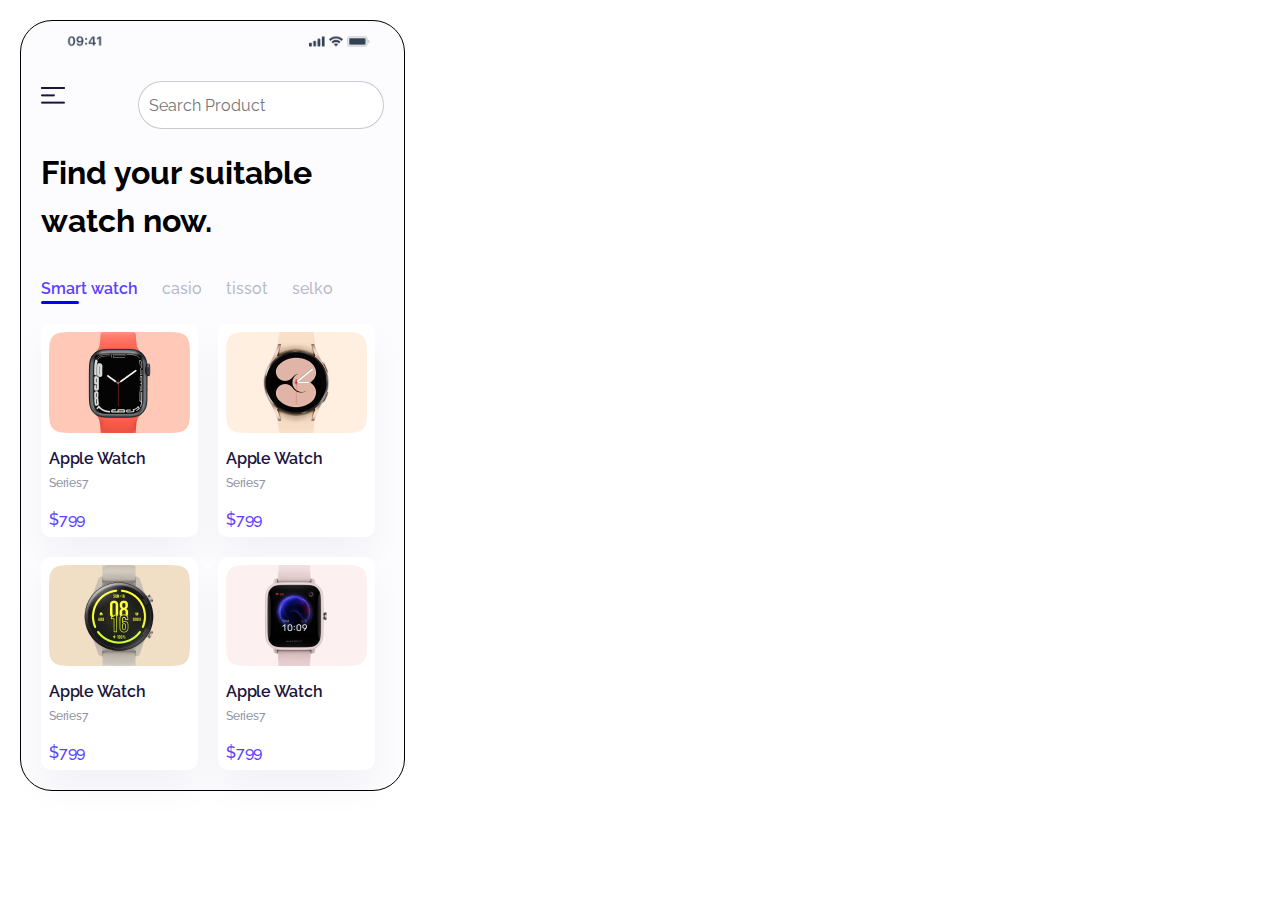
<file: index.html>
<!DOCTYPE html>
<html lang="en">
  <head>
    <meta charset="UTF-8" />
    <meta name="viewport" content="width=device-width, initial-scale=1.0" />
    <title>Apple Watch</title>
    <link rel="stylesheet" href="style.css" />
    <link rel="stylesheet" href="reset.css" />
    <!-- fontaweome icon link -->
    <link
      rel="stylesheet"
      href="https://cdnjs.cloudflare.com/ajax/libs/font-awesome/6.1.1/css/all.min.css"
      integrity="sha512-KfkfwYDsLkIlwQp6LFnl8zNdLGxu9YAA1QvwINks4PhcElQSvqcyVLLD9aMhXd13uQjoXtEKNosOWaZqXgel0g=="
      crossorigin="anonymous"
      referrerpolicy="no-referrer"
    />
  </head>
  <body>

    <div class="container">
      <img src="/img/status.png" alt="" />
      <div class="search-container">
        <img class="menu" src="/img/Menu.png" alt="" />
        <input class="search" type="text" placeholder="Search Product" />
      </div>

      <div class="header"><h1>Find your suitable watch now.</h1></div>
      <div class="category">
        <span class="active">Smart watch</span>
        <span>casio</span>
        <span>tissot</span>
        <span>selko</span>
      </div>

      <div class="line"></div>

      <div class="card-container">
        <div class="card">
          <img class="card-img" src="/img/product1.png" alt="" />

          <p class="title">Apple Watch</p>
          <p class="subcat">Series7</p>
          <p class="price">$799</p>
        </div>

        <div class="card">
          <img class="card-img" src="/img/product2.png" alt="" />

          <p class="title">Apple Watch</p>
          <p class="subcat">Series7</p>
          <p class="price">$799</p>
        </div>

        <div class="card">
          <img class="card-img" src="/img/product3.png" alt="" />

          <p class="title">Apple Watch</p>
          <p class="subcat">Series7</p>
          <p class="price">$799</p>
        </div>

        <div class="card">
          <img class="card-img" src="/img/product4.png" alt="" />

          <p class="title">Apple Watch</p>
          <p class="subcat">Series7</p>
          <p class="price">$799</p>
        </div>
      </div>
    </div>
  </body>
</html>
</file>
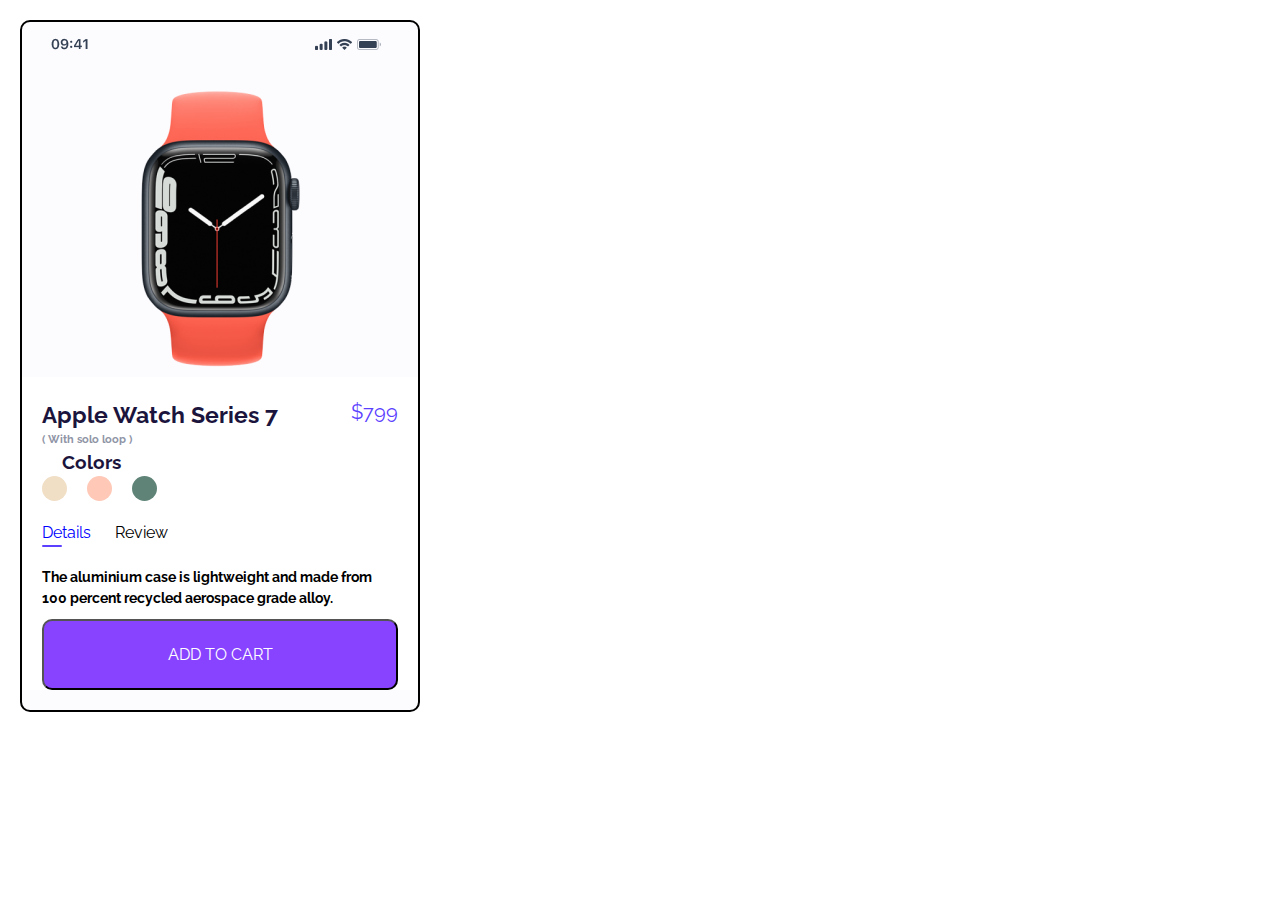
<file: cart.html>
<!DOCTYPE html>
<html lang="en">
  <head>
    <meta charset="UTF-8" />
    <meta name="viewport" content="width=device-width, initial-scale=1.0" />
    <title>Apple Watch</title>
    <link rel="stylesheet" href="cart.css" />
    <link rel="stylesheet" href="reset.css" />
    <!-- fontaweome icon link -->
    <link
      rel="stylesheet"
      href="https://cdnjs.cloudflare.com/ajax/libs/font-awesome/6.1.1/css/all.min.css"
      integrity="sha512-KfkfwYDsLkIlwQp6LFnl8zNdLGxu9YAA1QvwINks4PhcElQSvqcyVLLD9aMhXd13uQjoXtEKNosOWaZqXgel0g=="
      crossorigin="anonymous"
      referrerpolicy="no-referrer"
    />
  </head>
  <body>
    <div class="container">
      <img src="/img/status.png" alt="" />
      <div class="icons-container">
        <i class="fa-solid fa-arrow-left"></i>
        <i class="fa-regular fa-heart"></i>
      </div>
      <div class="card-container">
        <img class="image" src="/img/Series 7.png" alt="" />
      </div>

      <div class="body-container">
        <div class="content-container">
          <h3>Apple Watch Series 7</h3>

          <p>$799</p>
        </div>
        <h6>( With solo loop )</h6>
        <h3 class="head">Colors</h3>

        <div class="color-container">
          <div class="color-round chalk-pink"></div>

          <div class="color-round dark-pink"></div>

          <div class="color-round dark-green"></div>
        </div>
      </div>

      <div class="Menu-container">
        <span class="Menu">Details</span>
        <span>Review</span>

        <div class="line"></div>

        <h1 class="header">
          The aluminium case is lightweight and made from 100 percent recycled
          aerospace grade alloy.
        </h1>

        <button class="btn">ADD TO CART</button>
      </div>
    </div>
  </body>
</html>

<!-- color code -->
<!-- <div class="color-container">
          <div class="color">
            <div class="color-round chalk-pink"></div>
          </div>
          <div class="color">
            <div class="color-round dark-pink"></div>
          </div>
          <div class="color">
            <div class="color-round dark-green"></div>
          </div>
        </div> -->
</file>
<file: style.css>
@import url("https://fonts.googleapis.com/css2?family=Comfortaa:wght@500&display=swap");
@import url("https://fonts.googleapis.com/css2?family=Raleway:wght@200;300;400;500;600;700;800;900&display=swap");
*,
::before,
::after {
  margin: 0;
  padding: 0;
  box-sizing: border-box;
}
html {
  scroll-behavior: smooth;
}
body {
  font-family: "Raleway", sans-serif;
  margin: 0;
}

ul {
  margin: 0;
  padding: 0;
  list-style: none;
}

a {
  text-decoration: none;
}

img {
  max-width: 100%;
  height: auto;
}
/* start */
.container {
  border: 1px solid #000000;
  border-radius: 32px;
  background: #fcfcff;
  height: auto;
  width: 385px;
  margin: 20px;
  padding-left: 20px;
  padding-right: 20px;
  padding-bottom: 20px;
}

.search-container {
  display: flex;
  justify-content: space-between;
  align-items: center;
}

.search {
  border-radius: 40px;
  border: 1px solid rgba(144, 149, 166, 0.5);
  padding-left: 10px;
  width: 246px;
  height: 48px;
  margin-top: 20px;
}
.header {
  font-family: "Raleway";
  margin-top: 20px;
}
.category {
  margin-top: 32px;
}
.category span {
  font-weight: 500;
  font-size: 16px;
  line-height: 24px;
  color: rgba(144, 149, 166, 0.65);
  margin-right: 20px;
  cursor: pointer;
}
.category span:hover {
  color: #5b41ff;
}
.category .active {
  font-weight: 600;
  font-size: 16px;
  line-height: 24px;
  color: #5b41ff;
}
.line {
  /* line k lye */
  background-color: blue;
  width: 38px;
  height: 3px;
  border-radius: 20px;
}
.card-container {
  margin-top: 20px;
  display: flex;
  flex-wrap: wrap;
  gap: 20px;
}
.card {
  background-color: #ffffff;
  box-shadow: 0px 20px 35px rgba(23, 20, 57, 0.04);
  border-radius: 14px;
  border-radius: 10px;
  height: 213px;
  width: 157px;
  padding: 8px;
}
.title {
  font-size: 16px;
  font-weight: 600;
  color: #1b153d;
  margin-top: 16px;
  line-height: 19px;
  letter-spacing: -0.24px;
}
.subcat {
  font-weight: 500;
  font-size: 12px;
  line-height: 14px;
  letter-spacing: -0.24px;
  color: #9095a6;
  margin-top: 8px;
  margin-bottom: 20px;
}
.price {
  font-weight: 500;
  font-size: 16px;
  line-height: 19px;
  letter-spacing: -0.24px;
  color: #5b41ff;
}
</file>
<file: cart.css>
@import url("https://fonts.googleapis.com/css2?family=Comfortaa:wght@500&display=swap");
@import url("https://fonts.googleapis.com/css2?family=Raleway:wght@200;300;400;500;600;700;800;900&display=swap");
*,
::before,
::after {
  margin: 0;
  padding: 0;
  box-sizing: border-box;
}
html {
  scroll-behavior: smooth;
}
body {
  font-family: "Raleway", sans-serif;
  margin: 0;
}

ul {
  margin: 0;
  padding: 0;
  list-style: none;
}

a {
  text-decoration: none;
}

img {
  max-width: 100%;
  height: auto;
}
/* start */
.container {
  border: 2px solid black;
  border-radius: 10px;
  margin: 20px;
  width: 400px;
  height: auto;
  /* padding: 20px; */
  background-color: #fcfcff;

  padding-bottom: 20px;
}
.card-container {
  /* margin-left: 30px; */
  display: flex;
  justify-content: center;
}
.icons-container {
  display: flex;
  justify-content: space-between;
  padding-left: 20px;
  padding-right: 20px;
}
.body-container {
  background-color: white;
  padding: 20px;
}
.content-container {
  color: #1b153d;
  font-family: "Raleway";
  font-size: 20px;
  display: flex;
  justify-content: space-between;
}
p {
  color: #5b41ff;
}

h6 {
  color: #9095a6;
}
.head {
  color: #1b153d;
  padding-left: 20px;
}

.color-container {
  display: flex;
  gap: 20px;
}

.color-round {
  width: 25px;
  height: 25px;
  border-radius: 50%;
  cursor: pointer;
}
.chalk-pink {
  background-color: #f0dec5;
}
.dark-pink {
  background-color: #ffc8b7;
}
.dark-green {
  background-color: #5f8477;
}

.color-round:hover {
  border: 1px solid black;
}

.Menu-container {
  padding-left: 20px;
  padding-right: 20px;
  background-color: white;
}
.Menu {
  color: blue;
  margin-right: 20px;
}
.line {
  background-color: #5b41ff;
  height: 2px;
  width: 20px;
  border-radius: 10px;
}
.header {
  font-family: "Raleway";
  font-size: 14px;
  padding-top: 20px;
}
.btn {
  height: 71px;
  width: 100%;
  color: white;
  background-color: #8743ff;
  margin-top: 10px;
  border-radius: 10px;
}

/* 
.color {
  border: 1px solid rgba(144, 149, 166, 0.1);
  border-radius: 8px;
  padding: 8px;
}
.color-round {
  width: 25px;
  height: 25px;
}
.chalk-pink {
  background-color: #f0dec5;
}
.dark-pink {
  background-color: #ffc8b7;
}
.dark-green {
  background-color: #5f8477;
}

.color:hover {
  border: 1px solid black;
}






*/
</file>
